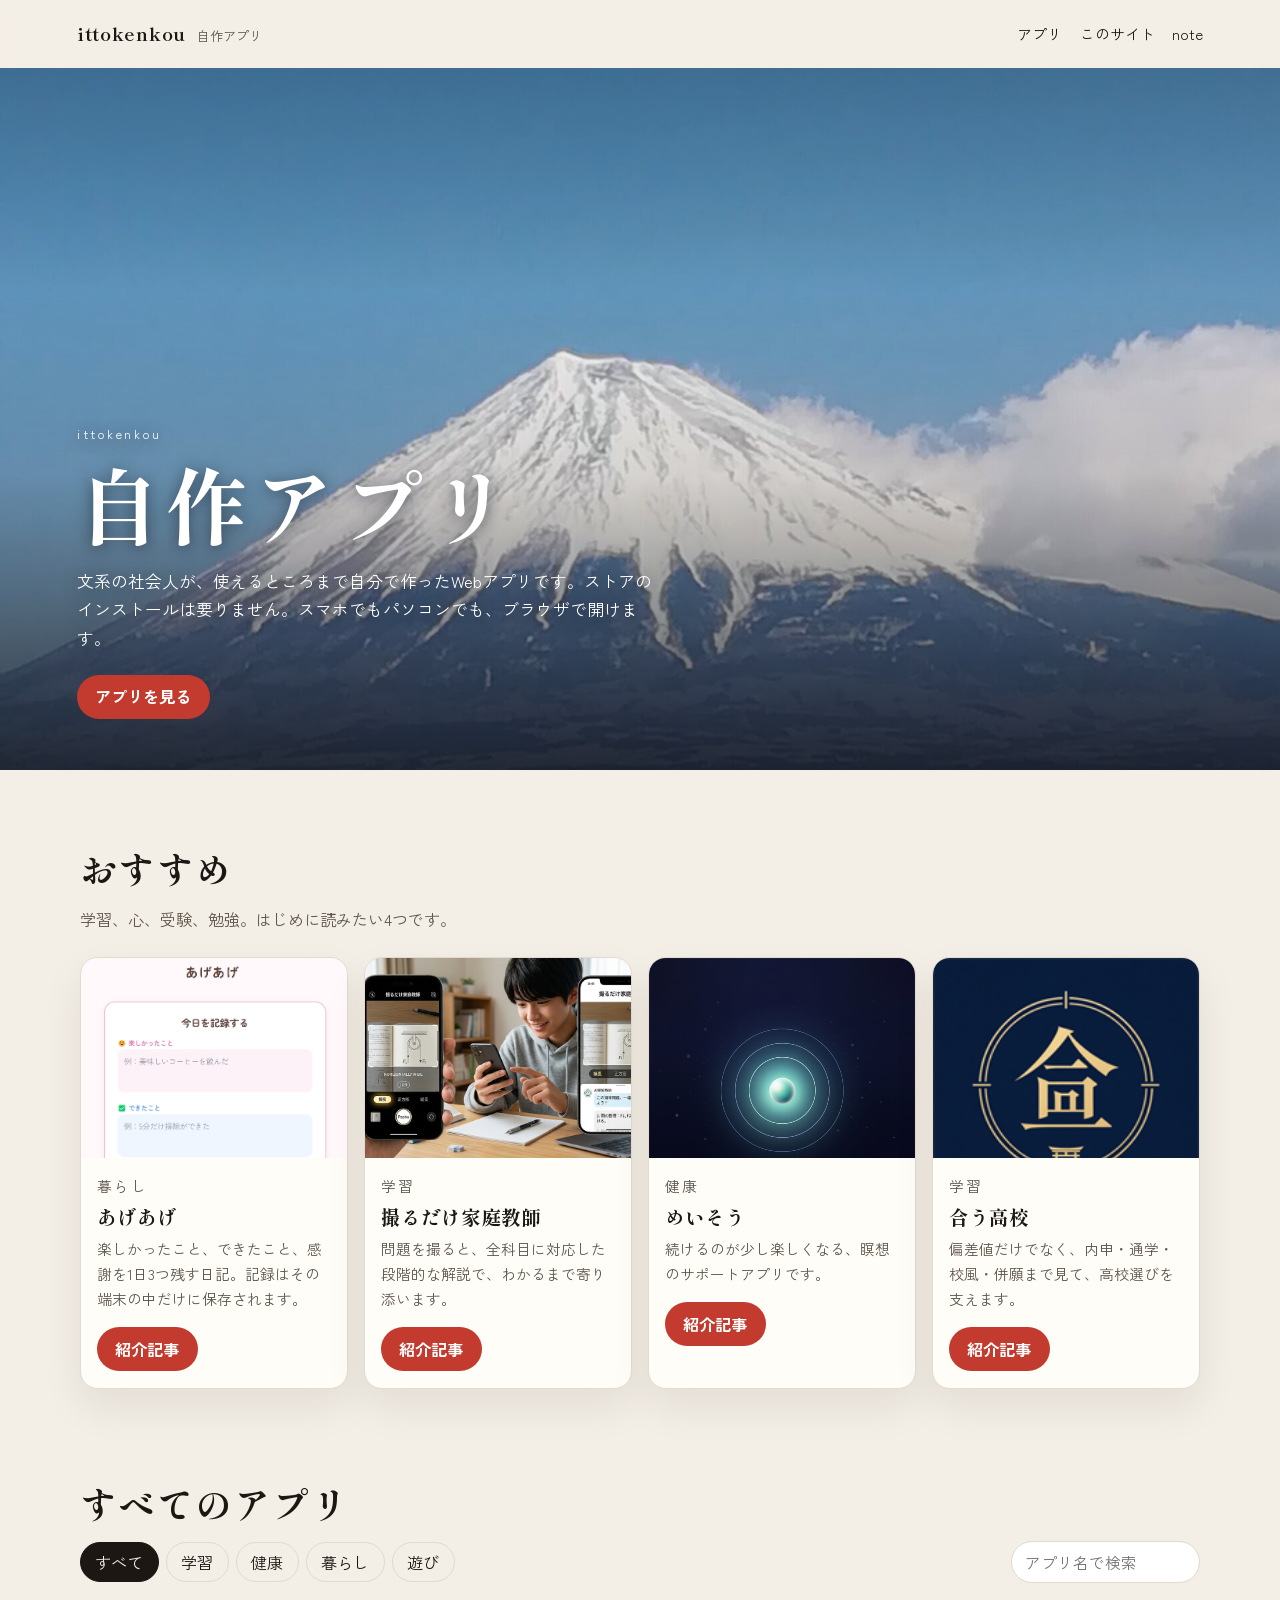
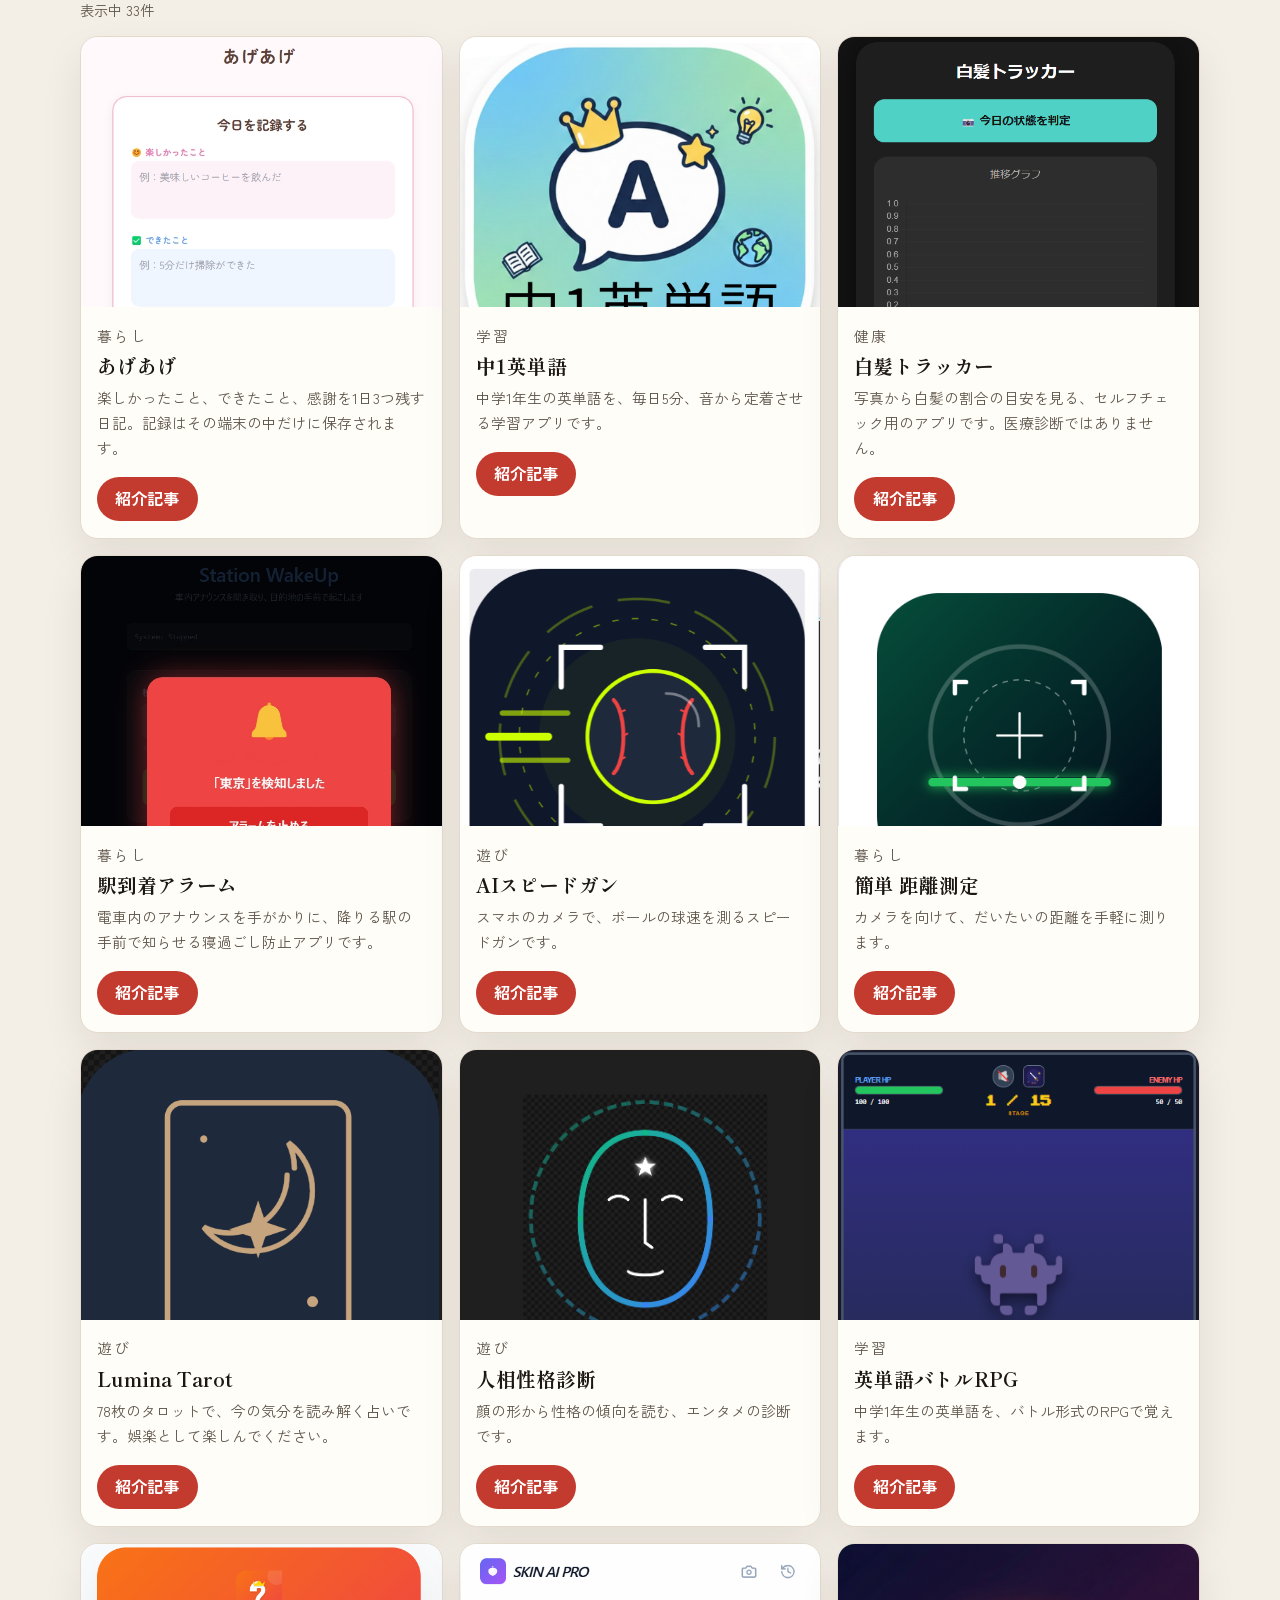
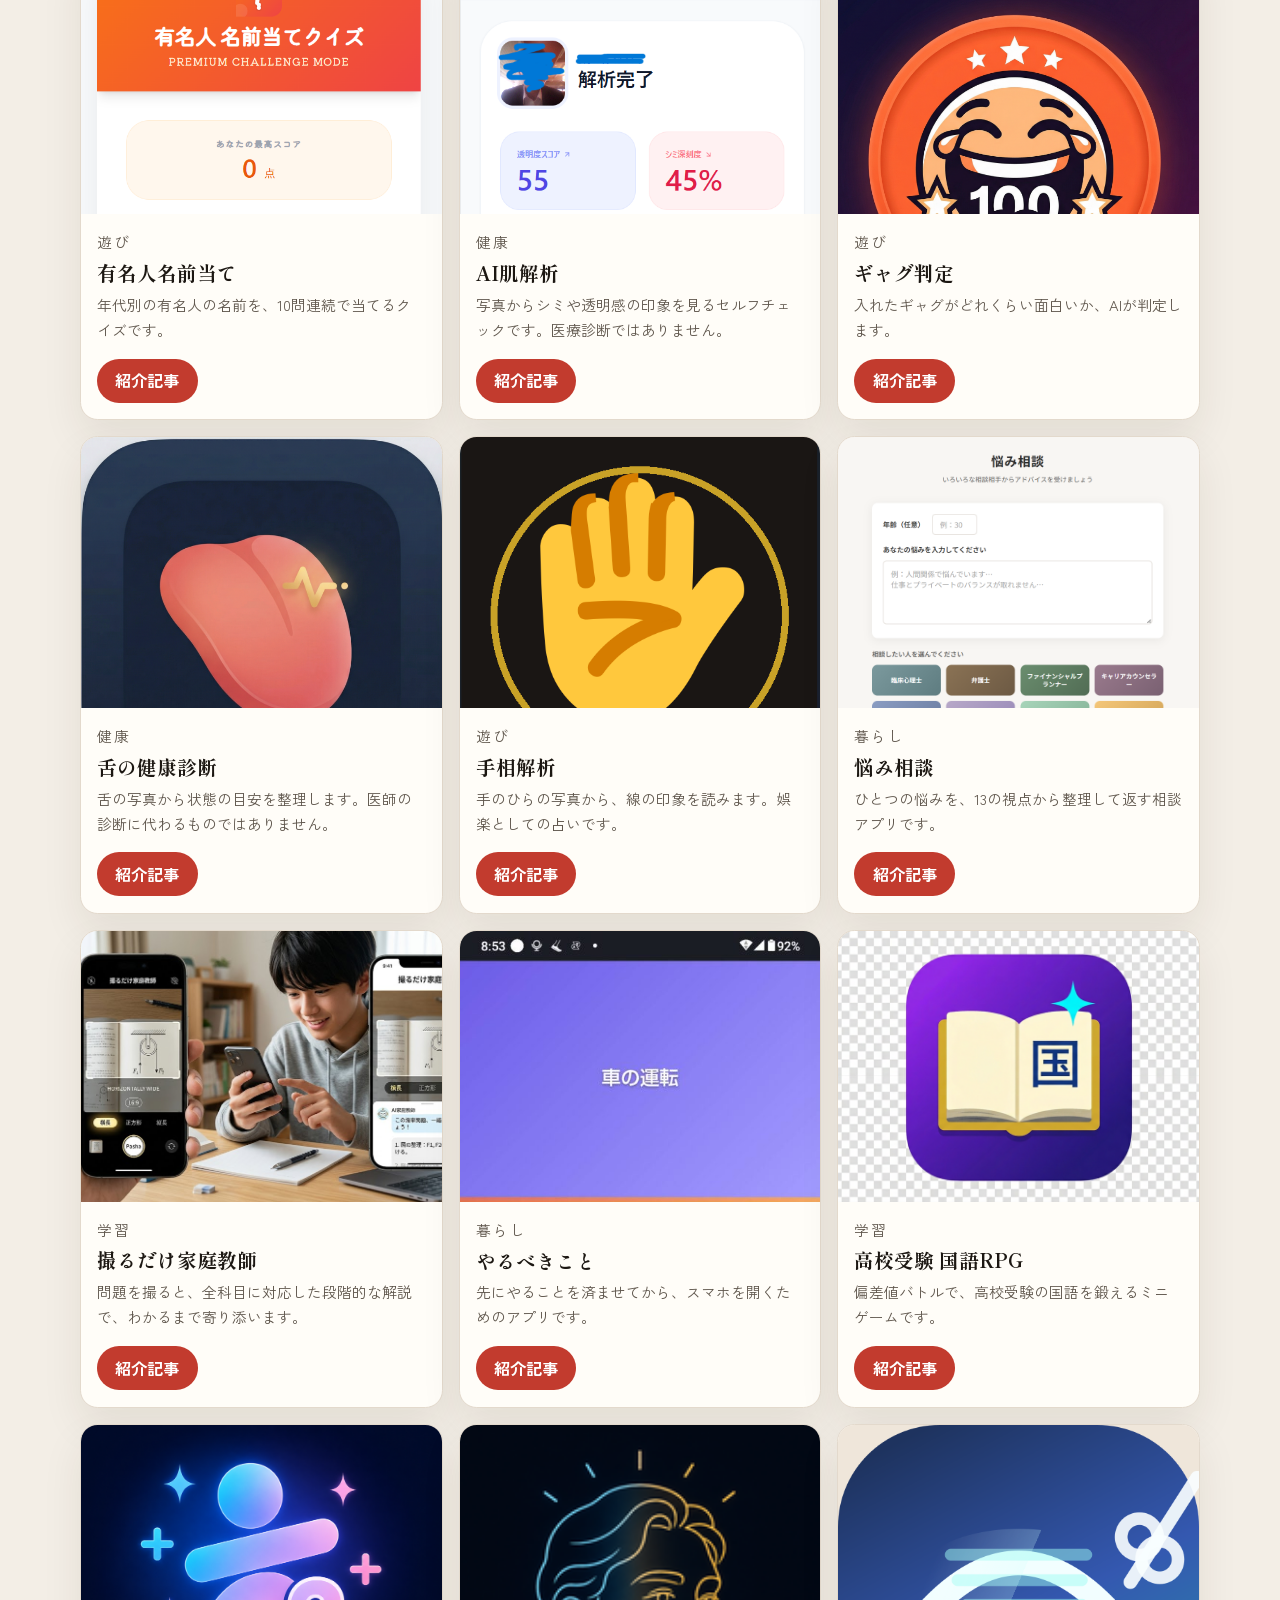
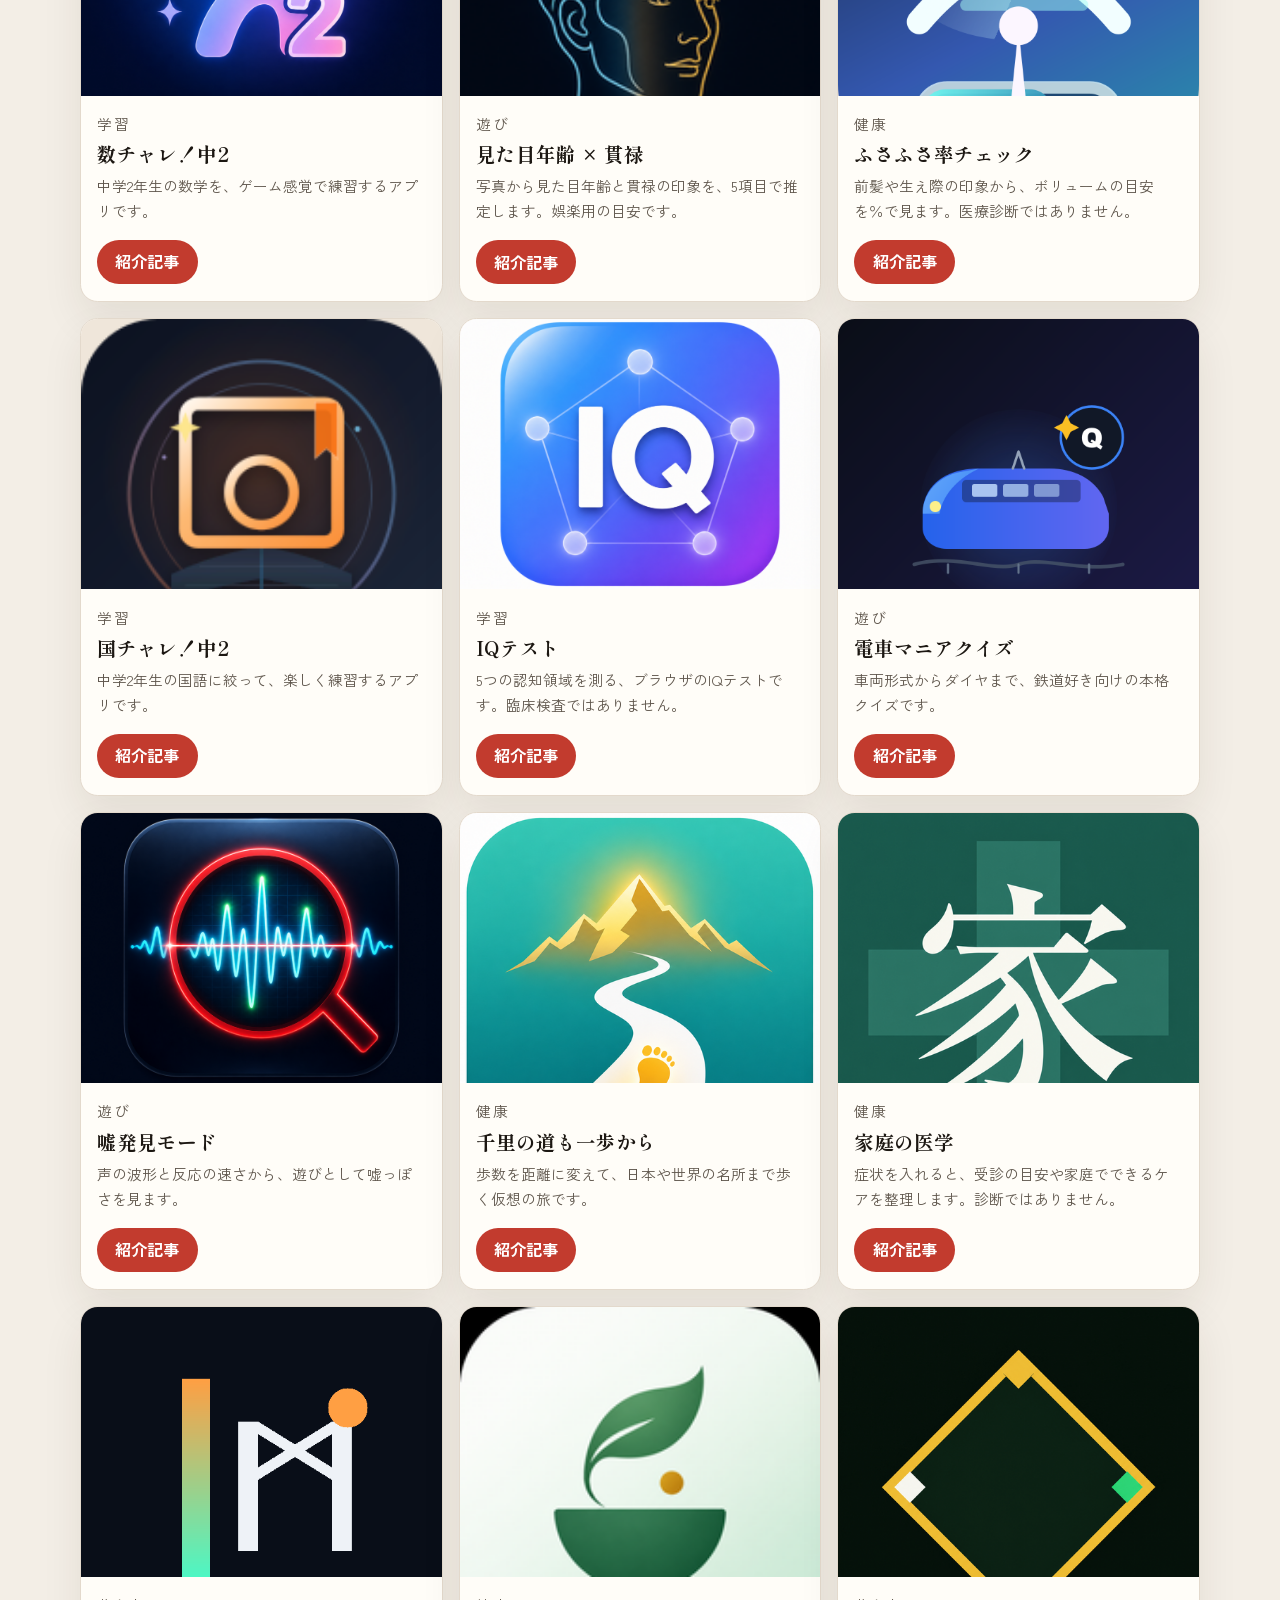
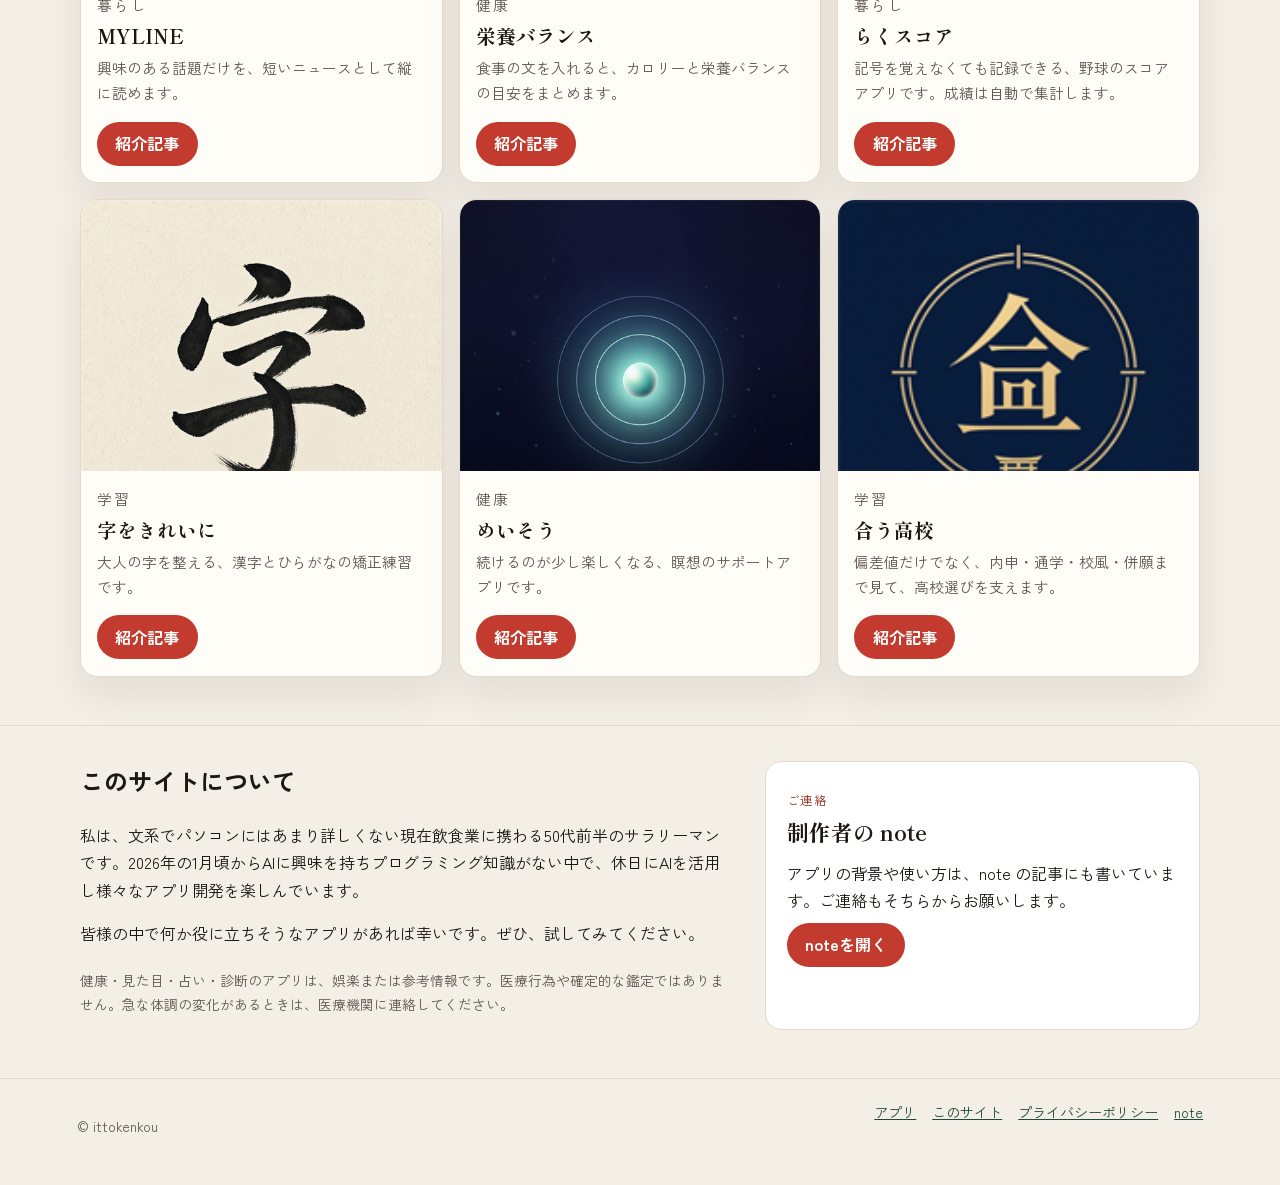
<file: index.html>
<!DOCTYPE html>
<html lang="ja">
<head>
  <meta charset="UTF-8">
  <meta name="viewport" content="width=device-width, initial-scale=1">
  <title>ittokenkou - 自作アプリ</title>
  <meta name="description" content="文系の社会人が作ったWebアプリの紹介サイトです。学習、健康、暮らし、遊び。インストール不要で、ブラウザからすぐ使えます。">
  <link rel="icon" href="favicon.svg" type="image/svg+xml">
  <link rel="preconnect" href="https://fonts.googleapis.com">
  <link rel="preconnect" href="https://fonts.gstatic.com" crossorigin>
  <link href="https://fonts.googleapis.com/css2?family=Shippori+Mincho:wght@700&family=Zen+Kaku+Gothic+New:wght@400;500;700&display=swap" rel="stylesheet">
  <link rel="stylesheet" href="css/style.css">
</head>
<body>
  <a class="skip" href="#main">本文へスキップ</a>
  <header class="site-header">
    <a class="brand" href="index.html">
      <span class="brand-mark">ittokenkou</span>
      <span class="brand-sub">自作アプリ</span>
    </a>
    <nav class="nav" aria-label="サイト内">
      <a href="#apps">アプリ</a>
      <a href="#about">このサイト</a>
      <a href="https://note.com/americanetf" target="_blank" rel="noopener noreferrer">note</a>
    </nav>
  </header>
  <main id="main">
    <section class="hero" aria-label="紹介">
      <img class="hero-photo" src="images/hero.jpg" alt="雪をいただいた富士山と、そのふもとの街並み">
      <div class="hero-shade" aria-hidden="true"></div>
      <div class="hero-copy">
        <p class="eyebrow">ittokenkou</p>
        <h1>自作アプリ</h1>
        <p class="lead">文系の社会人が、使えるところまで自分で作ったWebアプリです。ストアのインストールは要りません。スマホでもパソコンでも、ブラウザで開けます。</p>
        <a class="btn" href="#apps">アプリを見る</a>
      </div>
    </section>

    <section class="section" id="apps">
      <div class="wrap">
        <h2>おすすめ</h2>
        <p class="section-lead">学習、心、受験、勉強。はじめに読みたい4つです。</p>
        <div class="grid">
        <article class="card" data-category="暮らし" data-search="あげあげ 暮らし 楽しかったこと、できたこと、感謝を1日3つ残す日記。記録はその端末の中だけに保存されます。">
          <a class="card-media" href="https://note.com/americanetf/n/nc9607c18ab2b" target="_blank" rel="noopener noreferrer">
            <img src="images/apps/ageage.jpg" alt="あげあげの画面">
          </a>
          <div class="card-body">
            <p class="cat">暮らし</p>
            <h3><a href="https://note.com/americanetf/n/nc9607c18ab2b" target="_blank" rel="noopener noreferrer">あげあげ</a></h3>
            <p>楽しかったこと、できたこと、感謝を1日3つ残す日記。記録はその端末の中だけに保存されます。</p>
            <div class="card-actions">
              <a class="btn" href="https://note.com/americanetf/n/nc9607c18ab2b" target="_blank" rel="noopener noreferrer">紹介記事</a>
              
            </div>
          </div>
        </article>
        <article class="card" data-category="学習" data-search="撮るだけ家庭教師 学習 問題を撮ると、全科目に対応した段階的な解説で、わかるまで寄り添います。">
          <a class="card-media" href="https://note.com/americanetf/n/na5618ce71a97" target="_blank" rel="noopener noreferrer">
            <img src="images/apps/study.jpg" alt="撮るだけ家庭教師の画面">
          </a>
          <div class="card-body">
            <p class="cat">学習</p>
            <h3><a href="https://note.com/americanetf/n/na5618ce71a97" target="_blank" rel="noopener noreferrer">撮るだけ家庭教師</a></h3>
            <p>問題を撮ると、全科目に対応した段階的な解説で、わかるまで寄り添います。</p>
            <div class="card-actions">
              <a class="btn" href="https://note.com/americanetf/n/na5618ce71a97" target="_blank" rel="noopener noreferrer">紹介記事</a>
            </div>
          </div>
        </article>
        <article class="card" data-category="健康" data-search="めいそう 健康 続けるのが少し楽しくなる、瞑想のサポートアプリです。">
          <a class="card-media" href="https://note.com/americanetf/n/n24596c35aeb7" target="_blank" rel="noopener noreferrer">
            <img src="images/apps/meisou.png" alt="めいそうの画面">
          </a>
          <div class="card-body">
            <p class="cat">健康</p>
            <h3><a href="https://note.com/americanetf/n/n24596c35aeb7" target="_blank" rel="noopener noreferrer">めいそう</a></h3>
            <p>続けるのが少し楽しくなる、瞑想のサポートアプリです。</p>
            <div class="card-actions">
              <a class="btn" href="https://note.com/americanetf/n/n24596c35aeb7" target="_blank" rel="noopener noreferrer">紹介記事</a>
            </div>
          </div>
        </article>
        <article class="card" data-category="学習" data-search="合う高校 学習 偏差値だけでなく、内申・通学・校風・併願まで見て、高校選びを支えます。">
          <a class="card-media" href="https://note.com/americanetf/n/nf7fcd4352678" target="_blank" rel="noopener noreferrer">
            <img src="images/apps/juken.png" alt="合う高校の画面">
          </a>
          <div class="card-body">
            <p class="cat">学習</p>
            <h3><a href="https://note.com/americanetf/n/nf7fcd4352678" target="_blank" rel="noopener noreferrer">合う高校</a></h3>
            <p>偏差値だけでなく、内申・通学・校風・併願まで見て、高校選びを支えます。</p>
            <div class="card-actions">
              <a class="btn" href="https://note.com/americanetf/n/nf7fcd4352678" target="_blank" rel="noopener noreferrer">紹介記事</a>
            </div>
          </div>
        </article>
        </div>
      </div>
    </section>

    <section class="section" aria-labelledby="catalog-title">
      <div class="wrap">
        <h2 id="catalog-title">すべてのアプリ</h2>
        <div class="toolbar">
          <div class="filters" role="group" aria-label="カテゴリで絞り込む">
            <button class="chip" type="button" data-filter="すべて" aria-pressed="true">すべて</button>
            <button class="chip" type="button" data-filter="学習" aria-pressed="false">学習</button>
            <button class="chip" type="button" data-filter="健康" aria-pressed="false">健康</button>
            <button class="chip" type="button" data-filter="暮らし" aria-pressed="false">暮らし</button>
            <button class="chip" type="button" data-filter="遊び" aria-pressed="false">遊び</button>
          </div>
          <label class="search-label">
            <span class="visually-hidden">アプリを検索</span>
            <input class="search" id="search" type="search" placeholder="アプリ名で検索" autocomplete="off">
          </label>
        </div>
        <p class="result-count">表示中 <span id="result-count">0件</span></p>
        <div class="catalog-grid grid" id="catalog">
        <article class="card" data-category="暮らし" data-search="あげあげ 暮らし 楽しかったこと、できたこと、感謝を1日3つ残す日記。記録はその端末の中だけに保存されます。">
          <a class="card-media" href="https://note.com/americanetf/n/nc9607c18ab2b" target="_blank" rel="noopener noreferrer">
            <img src="images/apps/ageage.jpg" alt="あげあげの画面">
          </a>
          <div class="card-body">
            <p class="cat">暮らし</p>
            <h3><a href="https://note.com/americanetf/n/nc9607c18ab2b" target="_blank" rel="noopener noreferrer">あげあげ</a></h3>
            <p>楽しかったこと、できたこと、感謝を1日3つ残す日記。記録はその端末の中だけに保存されます。</p>
            <div class="card-actions">
              <a class="btn" href="https://note.com/americanetf/n/nc9607c18ab2b" target="_blank" rel="noopener noreferrer">紹介記事</a>
              
            </div>
          </div>
        </article>
        <article class="card" data-category="学習" data-search="中1英単語 学習 中学1年生の英単語を、毎日5分、音から定着させる学習アプリです。">
          <a class="card-media" href="https://note.com/americanetf/n/n91de8c27d4f7" target="_blank" rel="noopener noreferrer">
            <img src="images/apps/english.png" alt="中1英単語の画面">
          </a>
          <div class="card-body">
            <p class="cat">学習</p>
            <h3><a href="https://note.com/americanetf/n/n91de8c27d4f7" target="_blank" rel="noopener noreferrer">中1英単語</a></h3>
            <p>中学1年生の英単語を、毎日5分、音から定着させる学習アプリです。</p>
            <div class="card-actions">
              <a class="btn" href="https://note.com/americanetf/n/n91de8c27d4f7" target="_blank" rel="noopener noreferrer">紹介記事</a>
            </div>
          </div>
        </article>
        <article class="card" data-category="健康" data-search="白髪トラッカー 健康 写真から白髪の割合の目安を見る、セルフチェック用のアプリです。医療診断ではありません。">
          <a class="card-media" href="https://note.com/americanetf/n/n6ce420d94f91" target="_blank" rel="noopener noreferrer">
            <img src="images/apps/whitehair.png" alt="白髪トラッカーの画面">
          </a>
          <div class="card-body">
            <p class="cat">健康</p>
            <h3><a href="https://note.com/americanetf/n/n6ce420d94f91" target="_blank" rel="noopener noreferrer">白髪トラッカー</a></h3>
            <p>写真から白髪の割合の目安を見る、セルフチェック用のアプリです。医療診断ではありません。</p>
            <div class="card-actions">
              <a class="btn" href="https://note.com/americanetf/n/n6ce420d94f91" target="_blank" rel="noopener noreferrer">紹介記事</a>
            </div>
          </div>
        </article>
        <article class="card" data-category="暮らし" data-search="駅到着アラーム 暮らし 電車内のアナウンスを手がかりに、降りる駅の手前で知らせる寝過ごし防止アプリです。">
          <a class="card-media" href="https://note.com/americanetf/n/nfd51ef9150fc" target="_blank" rel="noopener noreferrer">
            <img src="images/apps/station.jpg" alt="駅到着アラームの画面">
          </a>
          <div class="card-body">
            <p class="cat">暮らし</p>
            <h3><a href="https://note.com/americanetf/n/nfd51ef9150fc" target="_blank" rel="noopener noreferrer">駅到着アラーム</a></h3>
            <p>電車内のアナウンスを手がかりに、降りる駅の手前で知らせる寝過ごし防止アプリです。</p>
            <div class="card-actions">
              <a class="btn" href="https://note.com/americanetf/n/nfd51ef9150fc" target="_blank" rel="noopener noreferrer">紹介記事</a>
            </div>
          </div>
        </article>
        <article class="card" data-category="遊び" data-search="AIスピードガン 遊び スマホのカメラで、ボールの球速を測るスピードガンです。">
          <a class="card-media" href="https://note.com/americanetf/n/nb1adc6d7fb7b" target="_blank" rel="noopener noreferrer">
            <img src="images/apps/speedgun.png" alt="AIスピードガンの画面">
          </a>
          <div class="card-body">
            <p class="cat">遊び</p>
            <h3><a href="https://note.com/americanetf/n/nb1adc6d7fb7b" target="_blank" rel="noopener noreferrer">AIスピードガン</a></h3>
            <p>スマホのカメラで、ボールの球速を測るスピードガンです。</p>
            <div class="card-actions">
              <a class="btn" href="https://note.com/americanetf/n/nb1adc6d7fb7b" target="_blank" rel="noopener noreferrer">紹介記事</a>
            </div>
          </div>
        </article>
        <article class="card" data-category="暮らし" data-search="簡単 距離測定 暮らし カメラを向けて、だいたいの距離を手軽に測ります。">
          <a class="card-media" href="https://note.com/americanetf/n/nd07bd2de4fc6" target="_blank" rel="noopener noreferrer">
            <img src="images/apps/distance.png" alt="簡単 距離測定の画面">
          </a>
          <div class="card-body">
            <p class="cat">暮らし</p>
            <h3><a href="https://note.com/americanetf/n/nd07bd2de4fc6" target="_blank" rel="noopener noreferrer">簡単 距離測定</a></h3>
            <p>カメラを向けて、だいたいの距離を手軽に測ります。</p>
            <div class="card-actions">
              <a class="btn" href="https://note.com/americanetf/n/nd07bd2de4fc6" target="_blank" rel="noopener noreferrer">紹介記事</a>
            </div>
          </div>
        </article>
        <article class="card" data-category="遊び" data-search="Lumina Tarot 遊び 78枚のタロットで、今の気分を読み解く占いです。娯楽として楽しんでください。">
          <a class="card-media" href="https://note.com/americanetf/n/n75328da25098" target="_blank" rel="noopener noreferrer">
            <img src="images/apps/tarot.png" alt="Lumina Tarotの画面">
          </a>
          <div class="card-body">
            <p class="cat">遊び</p>
            <h3><a href="https://note.com/americanetf/n/n75328da25098" target="_blank" rel="noopener noreferrer">Lumina Tarot</a></h3>
            <p>78枚のタロットで、今の気分を読み解く占いです。娯楽として楽しんでください。</p>
            <div class="card-actions">
              <a class="btn" href="https://note.com/americanetf/n/n75328da25098" target="_blank" rel="noopener noreferrer">紹介記事</a>
            </div>
          </div>
        </article>
        <article class="card" data-category="遊び" data-search="人相性格診断 遊び 顔の形から性格の傾向を読む、エンタメの診断です。">
          <a class="card-media" href="https://note.com/americanetf/n/nb36170993361" target="_blank" rel="noopener noreferrer">
            <img src="images/apps/ninsou.png" alt="人相性格診断の画面">
          </a>
          <div class="card-body">
            <p class="cat">遊び</p>
            <h3><a href="https://note.com/americanetf/n/nb36170993361" target="_blank" rel="noopener noreferrer">人相性格診断</a></h3>
            <p>顔の形から性格の傾向を読む、エンタメの診断です。</p>
            <div class="card-actions">
              <a class="btn" href="https://note.com/americanetf/n/nb36170993361" target="_blank" rel="noopener noreferrer">紹介記事</a>
            </div>
          </div>
        </article>
        <article class="card" data-category="学習" data-search="英単語バトルRPG 学習 中学1年生の英単語を、バトル形式のRPGで覚えます。">
          <a class="card-media" href="https://note.com/americanetf/n/n2225ad89ec8f" target="_blank" rel="noopener noreferrer">
            <img src="images/apps/rpg-english.png" alt="英単語バトルRPGの画面">
          </a>
          <div class="card-body">
            <p class="cat">学習</p>
            <h3><a href="https://note.com/americanetf/n/n2225ad89ec8f" target="_blank" rel="noopener noreferrer">英単語バトルRPG</a></h3>
            <p>中学1年生の英単語を、バトル形式のRPGで覚えます。</p>
            <div class="card-actions">
              <a class="btn" href="https://note.com/americanetf/n/n2225ad89ec8f" target="_blank" rel="noopener noreferrer">紹介記事</a>
            </div>
          </div>
        </article>
        <article class="card" data-category="遊び" data-search="有名人名前当て 遊び 年代別の有名人の名前を、10問連続で当てるクイズです。">
          <a class="card-media" href="https://note.com/americanetf/n/n20d0f2902083" target="_blank" rel="noopener noreferrer">
            <img src="images/apps/namequiz.png" alt="有名人名前当ての画面">
          </a>
          <div class="card-body">
            <p class="cat">遊び</p>
            <h3><a href="https://note.com/americanetf/n/n20d0f2902083" target="_blank" rel="noopener noreferrer">有名人名前当て</a></h3>
            <p>年代別の有名人の名前を、10問連続で当てるクイズです。</p>
            <div class="card-actions">
              <a class="btn" href="https://note.com/americanetf/n/n20d0f2902083" target="_blank" rel="noopener noreferrer">紹介記事</a>
            </div>
          </div>
        </article>
        <article class="card" data-category="健康" data-search="AI肌解析 健康 写真からシミや透明感の印象を見るセルフチェックです。医療診断ではありません。">
          <a class="card-media" href="https://note.com/americanetf/n/n7315d685aeb5" target="_blank" rel="noopener noreferrer">
            <img src="images/apps/skin.png" alt="AI肌解析の画面">
          </a>
          <div class="card-body">
            <p class="cat">健康</p>
            <h3><a href="https://note.com/americanetf/n/n7315d685aeb5" target="_blank" rel="noopener noreferrer">AI肌解析</a></h3>
            <p>写真からシミや透明感の印象を見るセルフチェックです。医療診断ではありません。</p>
            <div class="card-actions">
              <a class="btn" href="https://note.com/americanetf/n/n7315d685aeb5" target="_blank" rel="noopener noreferrer">紹介記事</a>
            </div>
          </div>
        </article>
        <article class="card" data-category="遊び" data-search="ギャグ判定 遊び 入れたギャグがどれくらい面白いか、AIが判定します。">
          <a class="card-media" href="https://note.com/americanetf/n/n8d7ed89498a2" target="_blank" rel="noopener noreferrer">
            <img src="images/apps/gag.png" alt="ギャグ判定の画面">
          </a>
          <div class="card-body">
            <p class="cat">遊び</p>
            <h3><a href="https://note.com/americanetf/n/n8d7ed89498a2" target="_blank" rel="noopener noreferrer">ギャグ判定</a></h3>
            <p>入れたギャグがどれくらい面白いか、AIが判定します。</p>
            <div class="card-actions">
              <a class="btn" href="https://note.com/americanetf/n/n8d7ed89498a2" target="_blank" rel="noopener noreferrer">紹介記事</a>
            </div>
          </div>
        </article>
        <article class="card" data-category="健康" data-search="舌の健康診断 健康 舌の写真から状態の目安を整理します。医師の診断に代わるものではありません。">
          <a class="card-media" href="https://note.com/americanetf/n/nb8c6fe9f93a4" target="_blank" rel="noopener noreferrer">
            <img src="images/apps/tongue.png" alt="舌の健康診断の画面">
          </a>
          <div class="card-body">
            <p class="cat">健康</p>
            <h3><a href="https://note.com/americanetf/n/nb8c6fe9f93a4" target="_blank" rel="noopener noreferrer">舌の健康診断</a></h3>
            <p>舌の写真から状態の目安を整理します。医師の診断に代わるものではありません。</p>
            <div class="card-actions">
              <a class="btn" href="https://note.com/americanetf/n/nb8c6fe9f93a4" target="_blank" rel="noopener noreferrer">紹介記事</a>
            </div>
          </div>
        </article>
        <article class="card" data-category="遊び" data-search="手相解析 遊び 手のひらの写真から、線の印象を読みます。娯楽としての占いです。">
          <a class="card-media" href="https://note.com/americanetf/n/n8d02c3fd5464" target="_blank" rel="noopener noreferrer">
            <img src="images/apps/tesou.png" alt="手相解析の画面">
          </a>
          <div class="card-body">
            <p class="cat">遊び</p>
            <h3><a href="https://note.com/americanetf/n/n8d02c3fd5464" target="_blank" rel="noopener noreferrer">手相解析</a></h3>
            <p>手のひらの写真から、線の印象を読みます。娯楽としての占いです。</p>
            <div class="card-actions">
              <a class="btn" href="https://note.com/americanetf/n/n8d02c3fd5464" target="_blank" rel="noopener noreferrer">紹介記事</a>
            </div>
          </div>
        </article>
        <article class="card" data-category="暮らし" data-search="悩み相談 暮らし ひとつの悩みを、13の視点から整理して返す相談アプリです。">
          <a class="card-media" href="https://note.com/americanetf/n/n1a3421ae8b51" target="_blank" rel="noopener noreferrer">
            <img src="images/apps/advice.png" alt="悩み相談の画面">
          </a>
          <div class="card-body">
            <p class="cat">暮らし</p>
            <h3><a href="https://note.com/americanetf/n/n1a3421ae8b51" target="_blank" rel="noopener noreferrer">悩み相談</a></h3>
            <p>ひとつの悩みを、13の視点から整理して返す相談アプリです。</p>
            <div class="card-actions">
              <a class="btn" href="https://note.com/americanetf/n/n1a3421ae8b51" target="_blank" rel="noopener noreferrer">紹介記事</a>
            </div>
          </div>
        </article>
        <article class="card" data-category="学習" data-search="撮るだけ家庭教師 学習 問題を撮ると、全科目に対応した段階的な解説で、わかるまで寄り添います。">
          <a class="card-media" href="https://note.com/americanetf/n/na5618ce71a97" target="_blank" rel="noopener noreferrer">
            <img src="images/apps/study.jpg" alt="撮るだけ家庭教師の画面">
          </a>
          <div class="card-body">
            <p class="cat">学習</p>
            <h3><a href="https://note.com/americanetf/n/na5618ce71a97" target="_blank" rel="noopener noreferrer">撮るだけ家庭教師</a></h3>
            <p>問題を撮ると、全科目に対応した段階的な解説で、わかるまで寄り添います。</p>
            <div class="card-actions">
              <a class="btn" href="https://note.com/americanetf/n/na5618ce71a97" target="_blank" rel="noopener noreferrer">紹介記事</a>
            </div>
          </div>
        </article>
        <article class="card" data-category="暮らし" data-search="やるべきこと 暮らし 先にやることを済ませてから、スマホを開くためのアプリです。">
          <a class="card-media" href="https://note.com/americanetf/n/n000a72885ef5" target="_blank" rel="noopener noreferrer">
            <img src="images/apps/control.jpg" alt="やるべきことの画面">
          </a>
          <div class="card-body">
            <p class="cat">暮らし</p>
            <h3><a href="https://note.com/americanetf/n/n000a72885ef5" target="_blank" rel="noopener noreferrer">やるべきこと</a></h3>
            <p>先にやることを済ませてから、スマホを開くためのアプリです。</p>
            <div class="card-actions">
              <a class="btn" href="https://note.com/americanetf/n/n000a72885ef5" target="_blank" rel="noopener noreferrer">紹介記事</a>
            </div>
          </div>
        </article>
        <article class="card" data-category="学習" data-search="高校受験 国語RPG 学習 偏差値バトルで、高校受験の国語を鍛えるミニゲームです。">
          <a class="card-media" href="https://note.com/americanetf/n/nf71b2d0c64ed" target="_blank" rel="noopener noreferrer">
            <img src="images/apps/kokugo-rpg.png" alt="高校受験 国語RPGの画面">
          </a>
          <div class="card-body">
            <p class="cat">学習</p>
            <h3><a href="https://note.com/americanetf/n/nf71b2d0c64ed" target="_blank" rel="noopener noreferrer">高校受験 国語RPG</a></h3>
            <p>偏差値バトルで、高校受験の国語を鍛えるミニゲームです。</p>
            <div class="card-actions">
              <a class="btn" href="https://note.com/americanetf/n/nf71b2d0c64ed" target="_blank" rel="noopener noreferrer">紹介記事</a>
            </div>
          </div>
        </article>
        <article class="card" data-category="学習" data-search="数チャレ！中2 学習 中学2年生の数学を、ゲーム感覚で練習するアプリです。">
          <a class="card-media" href="https://note.com/americanetf/n/n46fce645f4d8" target="_blank" rel="noopener noreferrer">
            <img src="images/apps/math.png" alt="数チャレ！中2の画面">
          </a>
          <div class="card-body">
            <p class="cat">学習</p>
            <h3><a href="https://note.com/americanetf/n/n46fce645f4d8" target="_blank" rel="noopener noreferrer">数チャレ！中2</a></h3>
            <p>中学2年生の数学を、ゲーム感覚で練習するアプリです。</p>
            <div class="card-actions">
              <a class="btn" href="https://note.com/americanetf/n/n46fce645f4d8" target="_blank" rel="noopener noreferrer">紹介記事</a>
            </div>
          </div>
        </article>
        <article class="card" data-category="遊び" data-search="見た目年齢 × 貫禄 遊び 写真から見た目年齢と貫禄の印象を、5項目で推定します。娯楽用の目安です。">
          <a class="card-media" href="https://note.com/americanetf/n/nccac9c9fda77" target="_blank" rel="noopener noreferrer">
            <img src="images/apps/mitame.png" alt="見た目年齢 × 貫禄の画面">
          </a>
          <div class="card-body">
            <p class="cat">遊び</p>
            <h3><a href="https://note.com/americanetf/n/nccac9c9fda77" target="_blank" rel="noopener noreferrer">見た目年齢 × 貫禄</a></h3>
            <p>写真から見た目年齢と貫禄の印象を、5項目で推定します。娯楽用の目安です。</p>
            <div class="card-actions">
              <a class="btn" href="https://note.com/americanetf/n/nccac9c9fda77" target="_blank" rel="noopener noreferrer">紹介記事</a>
            </div>
          </div>
        </article>
        <article class="card" data-category="健康" data-search="ふさふさ率チェック 健康 前髪や生え際の印象から、ボリュームの目安を％で見ます。医療診断ではありません。">
          <a class="card-media" href="https://note.com/americanetf/n/n0b2419d1edec" target="_blank" rel="noopener noreferrer">
            <img src="images/apps/hair.png" alt="ふさふさ率チェックの画面">
          </a>
          <div class="card-body">
            <p class="cat">健康</p>
            <h3><a href="https://note.com/americanetf/n/n0b2419d1edec" target="_blank" rel="noopener noreferrer">ふさふさ率チェック</a></h3>
            <p>前髪や生え際の印象から、ボリュームの目安を％で見ます。医療診断ではありません。</p>
            <div class="card-actions">
              <a class="btn" href="https://note.com/americanetf/n/n0b2419d1edec" target="_blank" rel="noopener noreferrer">紹介記事</a>
            </div>
          </div>
        </article>
        <article class="card" data-category="学習" data-search="国チャレ！中2 学習 中学2年生の国語に絞って、楽しく練習するアプリです。">
          <a class="card-media" href="https://note.com/americanetf/n/n3f5166b1104b" target="_blank" rel="noopener noreferrer">
            <img src="images/apps/kokugo.png" alt="国チャレ！中2の画面">
          </a>
          <div class="card-body">
            <p class="cat">学習</p>
            <h3><a href="https://note.com/americanetf/n/n3f5166b1104b" target="_blank" rel="noopener noreferrer">国チャレ！中2</a></h3>
            <p>中学2年生の国語に絞って、楽しく練習するアプリです。</p>
            <div class="card-actions">
              <a class="btn" href="https://note.com/americanetf/n/n3f5166b1104b" target="_blank" rel="noopener noreferrer">紹介記事</a>
            </div>
          </div>
        </article>
        <article class="card" data-category="学習" data-search="IQテスト 学習 5つの認知領域を測る、ブラウザのIQテストです。臨床検査ではありません。">
          <a class="card-media" href="https://note.com/americanetf/n/nd633bcc416a3" target="_blank" rel="noopener noreferrer">
            <img src="images/apps/iq.png" alt="IQテストの画面">
          </a>
          <div class="card-body">
            <p class="cat">学習</p>
            <h3><a href="https://note.com/americanetf/n/nd633bcc416a3" target="_blank" rel="noopener noreferrer">IQテスト</a></h3>
            <p>5つの認知領域を測る、ブラウザのIQテストです。臨床検査ではありません。</p>
            <div class="card-actions">
              <a class="btn" href="https://note.com/americanetf/n/nd633bcc416a3" target="_blank" rel="noopener noreferrer">紹介記事</a>
            </div>
          </div>
        </article>
        <article class="card" data-category="遊び" data-search="電車マニアクイズ 遊び 車両形式からダイヤまで、鉄道好き向けの本格クイズです。">
          <a class="card-media" href="https://note.com/americanetf/n/nf39682e48fc1" target="_blank" rel="noopener noreferrer">
            <img src="images/apps/train.png" alt="電車マニアクイズの画面">
          </a>
          <div class="card-body">
            <p class="cat">遊び</p>
            <h3><a href="https://note.com/americanetf/n/nf39682e48fc1" target="_blank" rel="noopener noreferrer">電車マニアクイズ</a></h3>
            <p>車両形式からダイヤまで、鉄道好き向けの本格クイズです。</p>
            <div class="card-actions">
              <a class="btn" href="https://note.com/americanetf/n/nf39682e48fc1" target="_blank" rel="noopener noreferrer">紹介記事</a>
            </div>
          </div>
        </article>
        <article class="card" data-category="遊び" data-search="嘘発見モード 遊び 声の波形と反応の速さから、遊びとして嘘っぽさを見ます。">
          <a class="card-media" href="https://note.com/americanetf/n/nfcb757251792" target="_blank" rel="noopener noreferrer">
            <img src="images/apps/uso.png" alt="嘘発見モードの画面">
          </a>
          <div class="card-body">
            <p class="cat">遊び</p>
            <h3><a href="https://note.com/americanetf/n/nfcb757251792" target="_blank" rel="noopener noreferrer">嘘発見モード</a></h3>
            <p>声の波形と反応の速さから、遊びとして嘘っぽさを見ます。</p>
            <div class="card-actions">
              <a class="btn" href="https://note.com/americanetf/n/nfcb757251792" target="_blank" rel="noopener noreferrer">紹介記事</a>
            </div>
          </div>
        </article>
        <article class="card" data-category="健康" data-search="千里の道も一歩から 健康 歩数を距離に変えて、日本や世界の名所まで歩く仮想の旅です。">
          <a class="card-media" href="https://note.com/americanetf/n/nc4388dbee690" target="_blank" rel="noopener noreferrer">
            <img src="images/apps/senri.png" alt="千里の道も一歩からの画面">
          </a>
          <div class="card-body">
            <p class="cat">健康</p>
            <h3><a href="https://note.com/americanetf/n/nc4388dbee690" target="_blank" rel="noopener noreferrer">千里の道も一歩から</a></h3>
            <p>歩数を距離に変えて、日本や世界の名所まで歩く仮想の旅です。</p>
            <div class="card-actions">
              <a class="btn" href="https://note.com/americanetf/n/nc4388dbee690" target="_blank" rel="noopener noreferrer">紹介記事</a>
            </div>
          </div>
        </article>
        <article class="card" data-category="健康" data-search="家庭の医学 健康 症状を入れると、受診の目安や家庭でできるケアを整理します。診断ではありません。">
          <a class="card-media" href="https://note.com/americanetf/n/n49b43f9dcdf8" target="_blank" rel="noopener noreferrer">
            <img src="images/apps/igaku.png" alt="家庭の医学の画面">
          </a>
          <div class="card-body">
            <p class="cat">健康</p>
            <h3><a href="https://note.com/americanetf/n/n49b43f9dcdf8" target="_blank" rel="noopener noreferrer">家庭の医学</a></h3>
            <p>症状を入れると、受診の目安や家庭でできるケアを整理します。診断ではありません。</p>
            <div class="card-actions">
              <a class="btn" href="https://note.com/americanetf/n/n49b43f9dcdf8" target="_blank" rel="noopener noreferrer">紹介記事</a>
            </div>
          </div>
        </article>
        <article class="card" data-category="暮らし" data-search="MYLINE 暮らし 興味のある話題だけを、短いニュースとして縦に読めます。">
          <a class="card-media" href="https://note.com/americanetf/n/nc843996453d1" target="_blank" rel="noopener noreferrer">
            <img src="images/apps/news.png" alt="MYLINEの画面">
          </a>
          <div class="card-body">
            <p class="cat">暮らし</p>
            <h3><a href="https://note.com/americanetf/n/nc843996453d1" target="_blank" rel="noopener noreferrer">MYLINE</a></h3>
            <p>興味のある話題だけを、短いニュースとして縦に読めます。</p>
            <div class="card-actions">
              <a class="btn" href="https://note.com/americanetf/n/nc843996453d1" target="_blank" rel="noopener noreferrer">紹介記事</a>
            </div>
          </div>
        </article>
        <article class="card" data-category="健康" data-search="栄養バランス 健康 食事の文を入れると、カロリーと栄養バランスの目安をまとめます。">
          <a class="card-media" href="https://note.com/americanetf/n/n097dadf59469" target="_blank" rel="noopener noreferrer">
            <img src="images/apps/eiyo.png" alt="栄養バランスの画面">
          </a>
          <div class="card-body">
            <p class="cat">健康</p>
            <h3><a href="https://note.com/americanetf/n/n097dadf59469" target="_blank" rel="noopener noreferrer">栄養バランス</a></h3>
            <p>食事の文を入れると、カロリーと栄養バランスの目安をまとめます。</p>
            <div class="card-actions">
              <a class="btn" href="https://note.com/americanetf/n/n097dadf59469" target="_blank" rel="noopener noreferrer">紹介記事</a>
            </div>
          </div>
        </article>
        <article class="card" data-category="暮らし" data-search="らくスコア 暮らし 記号を覚えなくても記録できる、野球のスコアアプリです。成績は自動で集計します。">
          <a class="card-media" href="https://note.com/americanetf/n/nec4071ee4b09" target="_blank" rel="noopener noreferrer">
            <img src="images/apps/baseball.png" alt="らくスコアの画面">
          </a>
          <div class="card-body">
            <p class="cat">暮らし</p>
            <h3><a href="https://note.com/americanetf/n/nec4071ee4b09" target="_blank" rel="noopener noreferrer">らくスコア</a></h3>
            <p>記号を覚えなくても記録できる、野球のスコアアプリです。成績は自動で集計します。</p>
            <div class="card-actions">
              <a class="btn" href="https://note.com/americanetf/n/nec4071ee4b09" target="_blank" rel="noopener noreferrer">紹介記事</a>
            </div>
          </div>
        </article>
        <article class="card" data-category="学習" data-search="字をきれいに 学習 大人の字を整える、漢字とひらがなの矯正練習です。">
          <a class="card-media" href="https://note.com/americanetf/n/nf6fd50813374" target="_blank" rel="noopener noreferrer">
            <img src="images/apps/kirei.png" alt="字をきれいにの画面">
          </a>
          <div class="card-body">
            <p class="cat">学習</p>
            <h3><a href="https://note.com/americanetf/n/nf6fd50813374" target="_blank" rel="noopener noreferrer">字をきれいに</a></h3>
            <p>大人の字を整える、漢字とひらがなの矯正練習です。</p>
            <div class="card-actions">
              <a class="btn" href="https://note.com/americanetf/n/nf6fd50813374" target="_blank" rel="noopener noreferrer">紹介記事</a>
            </div>
          </div>
        </article>
        <article class="card" data-category="健康" data-search="めいそう 健康 続けるのが少し楽しくなる、瞑想のサポートアプリです。">
          <a class="card-media" href="https://note.com/americanetf/n/n24596c35aeb7" target="_blank" rel="noopener noreferrer">
            <img src="images/apps/meisou.png" alt="めいそうの画面">
          </a>
          <div class="card-body">
            <p class="cat">健康</p>
            <h3><a href="https://note.com/americanetf/n/n24596c35aeb7" target="_blank" rel="noopener noreferrer">めいそう</a></h3>
            <p>続けるのが少し楽しくなる、瞑想のサポートアプリです。</p>
            <div class="card-actions">
              <a class="btn" href="https://note.com/americanetf/n/n24596c35aeb7" target="_blank" rel="noopener noreferrer">紹介記事</a>
            </div>
          </div>
        </article>
        <article class="card" data-category="学習" data-search="合う高校 学習 偏差値だけでなく、内申・通学・校風・併願まで見て、高校選びを支えます。">
          <a class="card-media" href="https://note.com/americanetf/n/nf7fcd4352678" target="_blank" rel="noopener noreferrer">
            <img src="images/apps/juken.png" alt="合う高校の画面">
          </a>
          <div class="card-body">
            <p class="cat">学習</p>
            <h3><a href="https://note.com/americanetf/n/nf7fcd4352678" target="_blank" rel="noopener noreferrer">合う高校</a></h3>
            <p>偏差値だけでなく、内申・通学・校風・併願まで見て、高校選びを支えます。</p>
            <div class="card-actions">
              <a class="btn" href="https://note.com/americanetf/n/nf7fcd4352678" target="_blank" rel="noopener noreferrer">紹介記事</a>
            </div>
          </div>
        </article>
        </div>
        <p class="empty" id="empty">該当するアプリはありません。ことばを短くするか、カテゴリを「すべて」に戻してください。</p>
      </div>
    </section>

    <section class="about" id="about">
      <div class="wrap about-grid">
        <div>
          <h2>このサイトについて</h2>
          <p>私は、文系でパソコンにはあまり詳しくない現在飲食業に携わる50代前半のサラリーマンです。2026年の1月頃からAIに興味を持ちプログラミング知識がない中で、休日にAIを活用し様々なアプリ開発を楽しんでいます。</p>
          <p>皆様の中で何か役に立ちそうなアプリがあれば幸いです。ぜひ、試してみてください。</p>
          <p class="disclaimer">健康・見た目・占い・診断のアプリは、娯楽または参考情報です。医療行為や確定的な鑑定ではありません。急な体調の変化があるときは、医療機関に連絡してください。</p>
        </div>
        <aside class="note-box">
          <p class="cat">ご連絡</p>
          <h3>制作者の note</h3>
          <p>アプリの背景や使い方は、note の記事にも書いています。ご連絡もそちらからお願いします。</p>
          <p><a class="btn" href="https://note.com/americanetf" target="_blank" rel="noopener noreferrer">noteを開く</a></p>
        </aside>
      </div>
    </section>
  </main>
  <footer class="site-footer">
    <p>© ittokenkou</p>
    <nav aria-label="フッター">
      <a href="#apps">アプリ</a>
      <a href="#about">このサイト</a>
      <a href="privacy.html">プライバシーポリシー</a>
      <a href="https://note.com/americanetf" target="_blank" rel="noopener noreferrer">note</a>
    </nav>
  </footer>
  <script src="js/filter.js"></script>
</body>
</html>
</file>
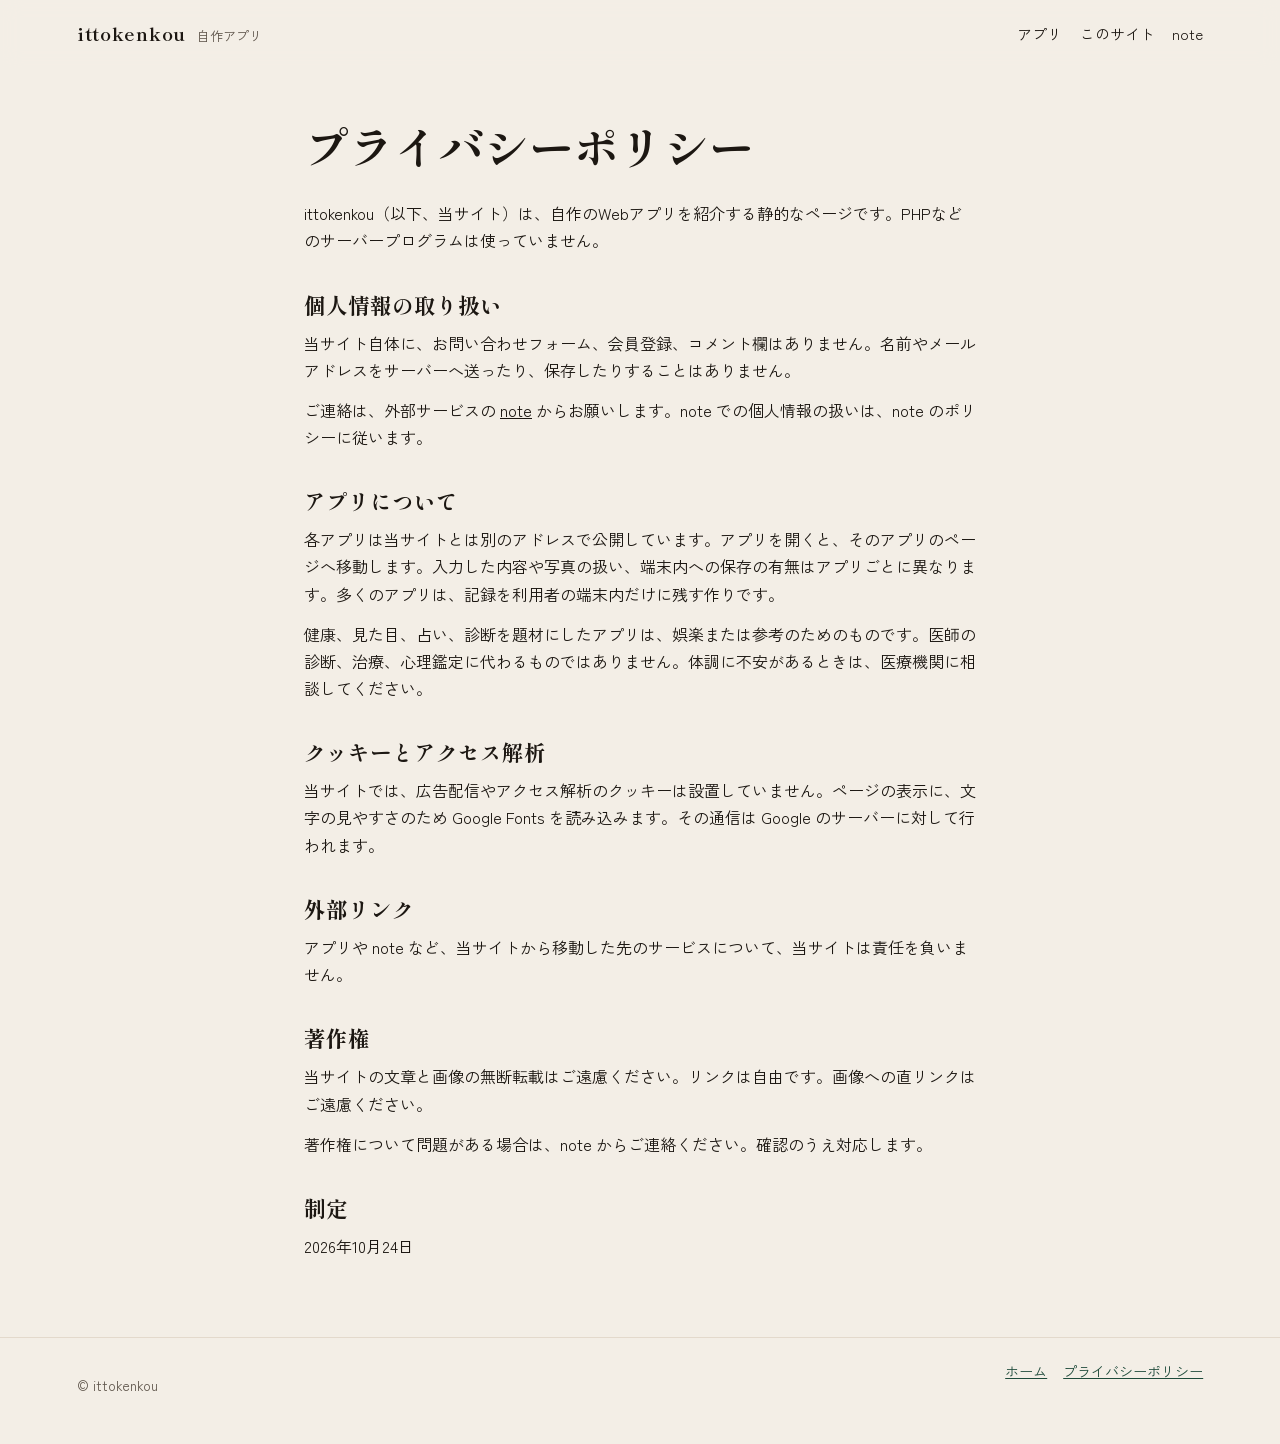
<file: privacy.html>
<!DOCTYPE html>
<html lang="ja">
<head>
  <meta charset="UTF-8">
  <meta name="viewport" content="width=device-width, initial-scale=1">
  <title>プライバシーポリシー - ittokenkou</title>
  <meta name="description" content="ittokenkou のプライバシーポリシーです。このサイトは静的な紹介ページで、サーバーに個人情報を保存しません。">
  <link rel="icon" href="favicon.svg" type="image/svg+xml">
  <link rel="preconnect" href="https://fonts.googleapis.com">
  <link rel="preconnect" href="https://fonts.gstatic.com" crossorigin>
  <link href="https://fonts.googleapis.com/css2?family=Shippori+Mincho:wght@700&family=Zen+Kaku+Gothic+New:wght@400;500;700&display=swap" rel="stylesheet">
  <link rel="stylesheet" href="css/style.css">
</head>
<body>
  <a class="skip" href="#main">本文へスキップ</a>
  <header class="site-header">
    <a class="brand" href="index.html">
      <span class="brand-mark">ittokenkou</span>
      <span class="brand-sub">自作アプリ</span>
    </a>
    <nav class="nav" aria-label="サイト内">
      <a href="index.html#apps">アプリ</a>
      <a href="index.html#about">このサイト</a>
      <a href="https://note.com/americanetf" target="_blank" rel="noopener noreferrer">note</a>
    </nav>
  </header>
  <main id="main" class="page">
    <article class="wrap prose">
      <h1>プライバシーポリシー</h1>
      <p>ittokenkou（以下、当サイト）は、自作のWebアプリを紹介する静的なページです。PHPなどのサーバープログラムは使っていません。</p>

      <h2>個人情報の取り扱い</h2>
      <p>当サイト自体に、お問い合わせフォーム、会員登録、コメント欄はありません。名前やメールアドレスをサーバーへ送ったり、保存したりすることはありません。</p>
      <p>ご連絡は、外部サービスの <a href="https://note.com/americanetf">note</a> からお願いします。note での個人情報の扱いは、note のポリシーに従います。</p>

      <h2>アプリについて</h2>
      <p>各アプリは当サイトとは別のアドレスで公開しています。アプリを開くと、そのアプリのページへ移動します。入力した内容や写真の扱い、端末内への保存の有無はアプリごとに異なります。多くのアプリは、記録を利用者の端末内だけに残す作りです。</p>
      <p>健康、見た目、占い、診断を題材にしたアプリは、娯楽または参考のためのものです。医師の診断、治療、心理鑑定に代わるものではありません。体調に不安があるときは、医療機関に相談してください。</p>

      <h2>クッキーとアクセス解析</h2>
      <p>当サイトでは、広告配信やアクセス解析のクッキーは設置していません。ページの表示に、文字の見やすさのため Google Fonts を読み込みます。その通信は Google のサーバーに対して行われます。</p>

      <h2>外部リンク</h2>
      <p>アプリや note など、当サイトから移動した先のサービスについて、当サイトは責任を負いません。</p>

      <h2>著作権</h2>
      <p>当サイトの文章と画像の無断転載はご遠慮ください。リンクは自由です。画像への直リンクはご遠慮ください。</p>
      <p>著作権について問題がある場合は、note からご連絡ください。確認のうえ対応します。</p>

      <h2>制定</h2>
      <p>2026年10月24日</p>
    </article>
  </main>
  <footer class="site-footer">
    <p>© ittokenkou</p>
    <nav aria-label="フッター">
      <a href="index.html">ホーム</a>
      <a href="privacy.html" aria-current="page">プライバシーポリシー</a>
    </nav>
  </footer>
  <script src="js/filter.js"></script>
</body>
</html>
</file>
<file: css/style.css>
:root {
  --ink: #1c1712;
  --muted: #5f564c;
  --paper: #f3eee6;
  --card: #fffdf8;
  --line: #e3d9cc;
  --seal: #c23b2e;
  --seal-deep: #8e291f;
  --pine: #1e4a3a;
  --sky: #8eb4d4;
  --shadow: 0 18px 40px rgba(48, 32, 18, 0.08);
  --header: 4.25rem;
  --serif: "Shippori Mincho", "Yu Mincho", "Hiragino Mincho ProN", serif;
  --sans: "Zen Kaku Gothic New", "Yu Gothic", "Hiragino Sans", sans-serif;
}

* { box-sizing: border-box; }

html { scroll-behavior: smooth; }

body {
  margin: 0;
  color: var(--ink);
  background: var(--paper);
  font-family: var(--sans);
  font-size: 1rem;
  line-height: 1.7;
}

img { max-width: 100%; display: block; }

a { color: inherit; }

.skip {
  position: absolute;
  left: 1rem;
  top: -4rem;
  background: var(--ink);
  color: white;
  padding: 0.5rem 0.8rem;
  z-index: 20;
}

.skip:focus { top: 0.6rem; }

.site-header {
  position: sticky;
  top: 0;
  z-index: 10;
  display: flex;
  align-items: center;
  justify-content: space-between;
  gap: 1rem;
  min-height: var(--header);
  padding: 0.7rem 6vw;
  background: rgba(243, 238, 230, 0.92);
  border-bottom: 1px solid transparent;
  backdrop-filter: blur(10px);
}

.site-header.is-stuck { border-bottom-color: var(--line); }

.brand {
  display: flex;
  align-items: baseline;
  gap: 0.7rem;
  text-decoration: none;
}

.brand-mark {
  font-family: var(--serif);
  font-weight: 700;
  letter-spacing: 0.04em;
  font-size: 1.15rem;
}

.brand-sub {
  color: var(--muted);
  font-size: 0.82rem;
}

.nav {
  display: flex;
  gap: 1.1rem;
  align-items: center;
  font-size: 0.92rem;
}

.nav a { text-decoration: none; }

.nav a:hover { color: var(--seal-deep); }

.hero {
  position: relative;
  min-height: 78vh;
  display: grid;
  align-items: end;
  color: white;
  overflow: hidden;
}

.hero-photo {
  position: absolute;
  inset: 0;
  width: 100%;
  height: 100%;
  object-fit: cover;
  object-position: center 42%;
}

.hero-shade {
  position: absolute;
  inset: 0;
  background:
    linear-gradient(180deg, rgba(18, 28, 40, 0.28) 0%, rgba(18, 28, 40, 0.05) 32%, rgba(18, 28, 40, 0.15) 58%, rgba(16, 18, 22, 0.78) 100%);
}

.hero-copy {
  position: relative;
  z-index: 1;
  padding: 8vh 6vw 3.2rem;
  max-width: 46rem;
  text-shadow: 0 2px 16px rgba(12, 18, 28, 0.55);
}

.hero .btn { text-shadow: none; }

.eyebrow {
  margin: 0 0 0.6rem;
  letter-spacing: 0.22em;
  font-size: 0.78rem;
  text-transform: lowercase;
}

.hero h1 {
  margin: 0;
  font-family: var(--serif);
  font-size: clamp(2.6rem, 7vw, 5.2rem);
  font-weight: 700;
  line-height: 1.15;
  letter-spacing: 0.06em;
}

.lead {
  margin: 1rem 0 1.4rem;
  max-width: 36rem;
  font-size: 1.05rem;
}

.btn {
  display: inline-flex;
  align-items: center;
  justify-content: center;
  min-height: 2.75rem;
  padding: 0.45rem 1.15rem;
  border-radius: 999px;
  background: var(--seal);
  color: white;
  text-decoration: none;
  font-weight: 700;
  border: 0;
  cursor: pointer;
}

.btn:hover { background: var(--seal-deep); }

.btn-ghost {
  background: transparent;
  color: var(--pine);
  border: 1px solid var(--pine);
}

.btn-ghost:hover { background: var(--pine); color: white; }

.wrap {
  width: min(1120px, calc(100% - 8vw));
  margin: 0 auto;
}

.section { padding: 4.2rem 0 1rem; }

.section h2 {
  margin: 0 0 0.4rem;
  font-family: var(--serif);
  font-size: clamp(1.7rem, 3vw, 2.3rem);
  font-weight: 700;
  letter-spacing: 0.04em;
}

.section-lead {
  margin: 0 0 1.5rem;
  color: var(--muted);
}

.grid {
  display: grid;
  grid-template-columns: repeat(4, 1fr);
  gap: 1rem;
}

.catalog-grid { grid-template-columns: repeat(3, 1fr); }

.card {
  background: var(--card);
  border: 1px solid var(--line);
  border-radius: 1.1rem;
  overflow: hidden;
  box-shadow: var(--shadow);
  display: flex;
  flex-direction: column;
  min-width: 0;
}

.card[hidden] { display: none; }

.card-media {
  aspect-ratio: 4 / 3;
  background: #efe6da;
  overflow: hidden;
}

.card-media img {
  width: 100%;
  height: 100%;
  object-fit: cover;
  object-position: center top;
}

.card-body {
  padding: 0.95rem 1rem 1.05rem;
  display: flex;
  flex-direction: column;
  gap: 0.35rem;
  flex: 1;
}

.cat {
  margin: 0;
  color: var(--seal-deep);
  font-size: 0.75rem;
  letter-spacing: 0.14em;
}

.card h3 {
  margin: 0;
  font-family: var(--serif);
  font-size: 1.22rem;
  line-height: 1.35;
  font-weight: 700;
}

.card h3 a { text-decoration: none; }

.card h3 a:hover { color: var(--seal-deep); }

.card p { margin: 0; color: var(--muted); font-size: 0.92rem; }

.card-actions {
  display: flex;
  align-items: center;
  gap: 0.8rem;
  margin-top: 0.7rem;
}

.link-quiet {
  color: var(--pine);
  font-size: 0.88rem;
}

.toolbar {
  display: flex;
  flex-wrap: wrap;
  gap: 0.7rem;
  align-items: center;
  justify-content: space-between;
  margin-bottom: 1rem;
}

.filters { display: flex; flex-wrap: wrap; gap: 0.45rem; }

.chip {
  min-height: 2.5rem;
  padding: 0.3rem 0.9rem;
  border-radius: 999px;
  border: 1px solid var(--line);
  background: transparent;
  color: var(--ink);
  font: inherit;
  cursor: pointer;
}

.chip[aria-pressed="true"] {
  background: var(--ink);
  color: var(--paper);
  border-color: var(--ink);
}

.search {
  min-height: 2.5rem;
  min-width: min(100%, 16rem);
  padding: 0.4rem 0.85rem;
  border-radius: 999px;
  border: 1px solid var(--line);
  background: white;
  font: inherit;
  color: var(--ink);
}

.result-count {
  margin: 0 0 0.8rem;
  color: var(--muted);
  font-size: 0.88rem;
}

.empty {
  display: none;
  padding: 2rem 0 3rem;
  color: var(--muted);
}

.empty.is-shown { display: block; }

.about {
  margin-top: 2rem;
  padding: 2.2rem 0 3rem;
  border-top: 1px solid var(--line);
}

.about-grid {
  display: grid;
  grid-template-columns: 1.2fr 0.8fr;
  gap: 2rem;
}

.about h2 { margin-top: 0; }

.note-box {
  background: white;
  border: 1px solid var(--line);
  border-radius: 1rem;
  padding: 1.2rem 1.3rem;
}

.note-box h3 {
  margin: 0.2rem 0 0;
  font-family: var(--serif);
  font-size: 1.35rem;
}

.note-box p { margin: 0.55rem 0 0; }

.visually-hidden {
  position: absolute;
  width: 1px;
  height: 1px;
  padding: 0;
  margin: -1px;
  overflow: hidden;
  clip: rect(0, 0, 0, 0);
  white-space: nowrap;
  border: 0;
}

.disclaimer {
  margin-top: 1.4rem;
  color: var(--muted);
  font-size: 0.86rem;
}

.site-footer {
  padding: 1.4rem 6vw 2rem;
  border-top: 1px solid var(--line);
  display: flex;
  justify-content: space-between;
  gap: 1rem;
  flex-wrap: wrap;
  color: var(--muted);
  font-size: 0.88rem;
}

.site-footer nav { display: flex; gap: 1rem; flex-wrap: wrap; }

.site-footer a { color: var(--pine); }

.page {
  padding: 2.5rem 0 4rem;
}

.page h1 {
  font-family: var(--serif);
  font-size: clamp(2rem, 4vw, 2.8rem);
  margin: 0 0 1rem;
}

.prose { max-width: 42rem; }

.prose h2 {
  font-family: var(--serif);
  font-size: 1.35rem;
  margin: 2rem 0 0.4rem;
}

.prose p { margin: 0.4rem 0 0.8rem; }

:focus-visible {
  outline: 2px solid var(--pine);
  outline-offset: 3px;
}

@media (max-width: 980px) {
  .grid, .catalog-grid { grid-template-columns: repeat(2, 1fr); }
  .about-grid { grid-template-columns: 1fr; }
}

@media (max-width: 680px) {
  .brand-sub { display: none; }
  .grid, .catalog-grid { grid-template-columns: 1fr; }
  .hero { min-height: 86vh; }
  .nav { gap: 0.75rem; font-size: 0.84rem; }
  .site-footer { flex-direction: column; }
}

@media (prefers-reduced-motion: reduce) {
  html { scroll-behavior: auto; }
}
</file>
